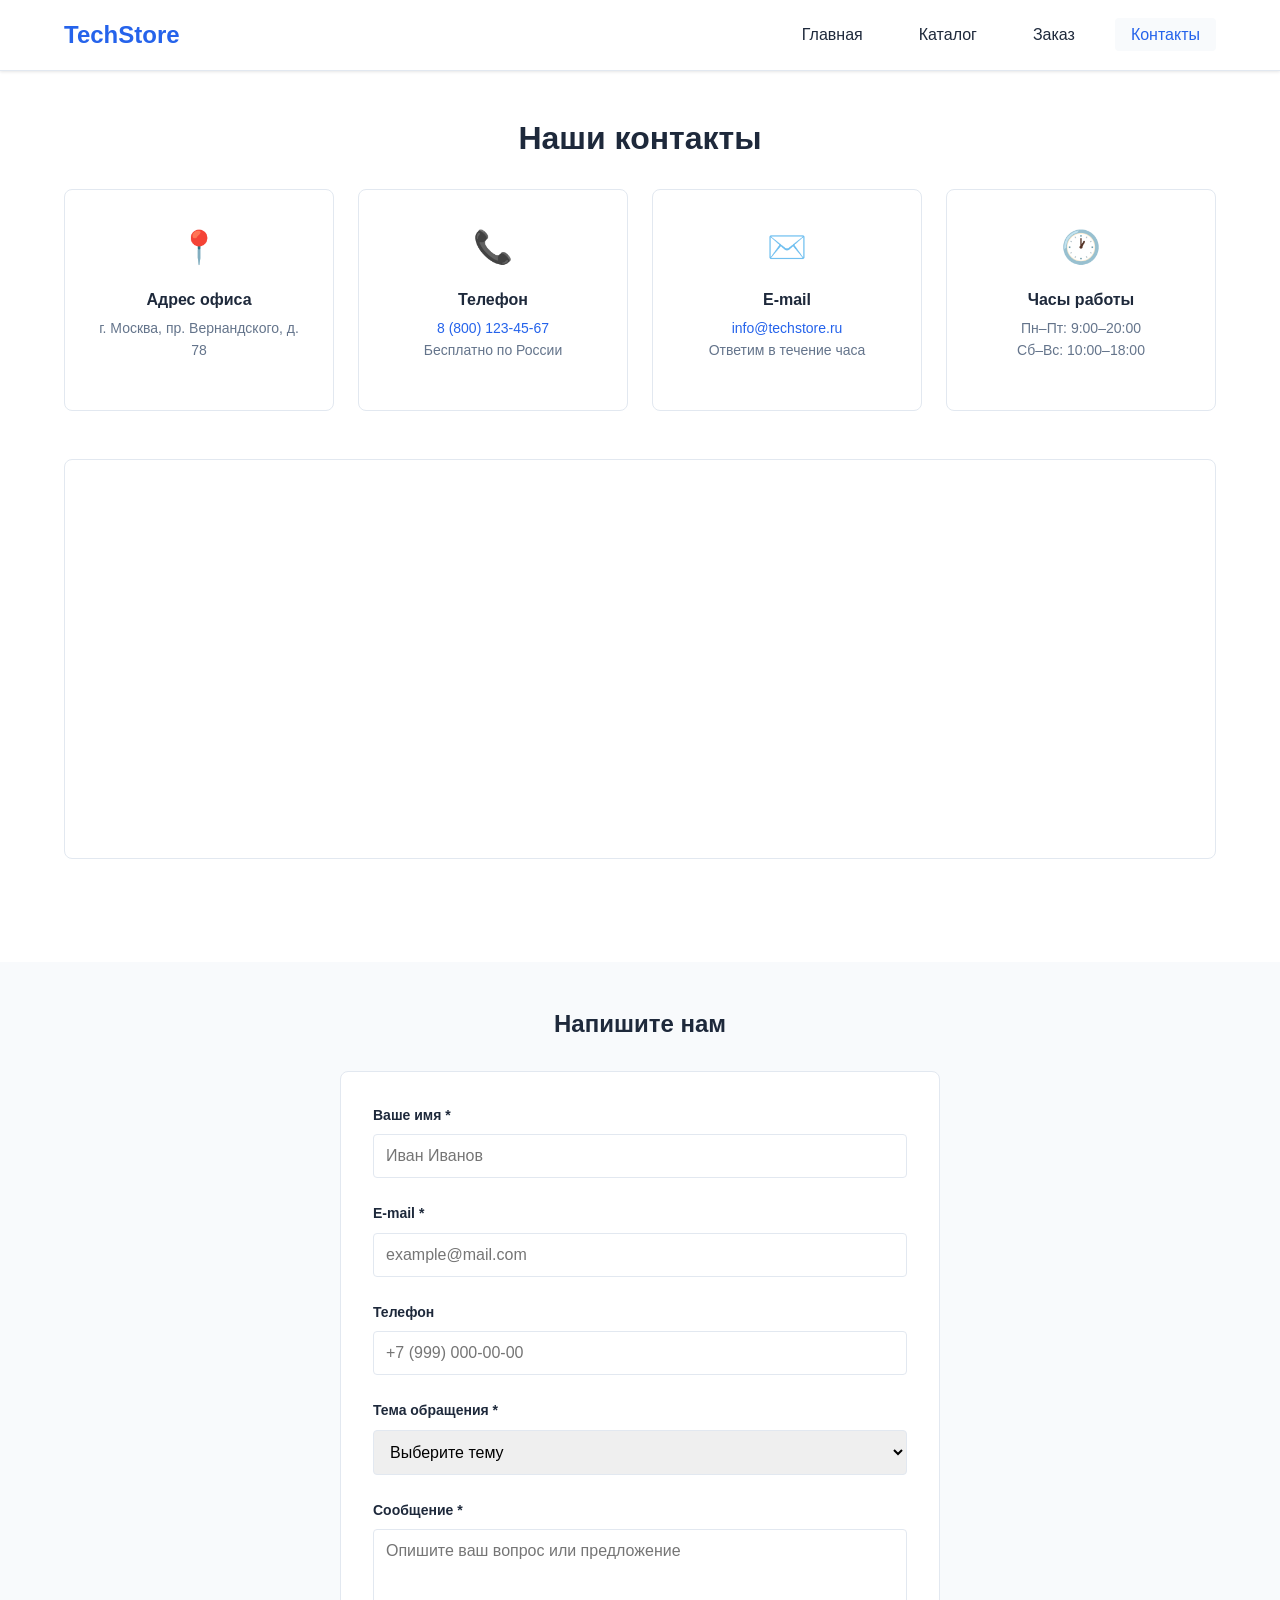
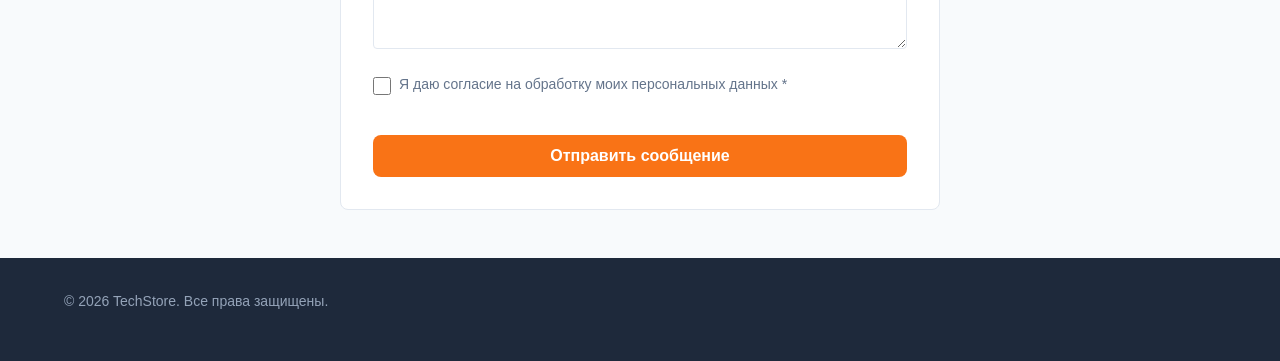
<file: contacts.html>
<!DOCTYPE html>
<html lang="ru">
<head>
  <meta charset="UTF-8">
  <meta name="viewport" content="width=device-width, initial-scale=1.0">
  <meta name="description" content="Контакты интернет-магазина TechStore: адрес, телефон, email">
  <title>Контакты — TechStore</title>
  <link rel="stylesheet" href="style.css">
</head>
<body>
  <header class="header">
    <div class="container">
      <a href="index.html" class="header__logo">TechStore</a>
      <nav class="header__nav">
        <ul class="nav__list">
          <li class="nav__item"><a href="index.html" class="nav__link">Главная</a></li>
          <li class="nav__item"><a href="catalog.html" class="nav__link">Каталог</a></li>
          <li class="nav__item"><a href="order.html" class="nav__link">Заказ</a></li>
          <li class="nav__item"><a href="contacts.html" class="nav__link nav__link--active">Контакты</a></li>
        </ul>
      </nav>
    </div>
  </header>

  <main>
    <!-- СЕКЦИЯ С КАРТОЧКАМИ КОНТАКТОВ -->
    <section class="section" id="contacts-info">
      <div class="container">
        <h1 class="section__title">Наши контакты</h1>
        
        <div class="contacts-grid">
          <article class="contact-card">
            <div class="contact-card__icon">📍</div>
            <h2 class="contact-card__title">Адрес офиса</h2>
            <p class="contact-card__text">
              г. Москва, пр. Вернандского, д. 78
            </p>
          </article>

          <article class="contact-card">
            <div class="contact-card__icon">📞</div>
            <h2 class="contact-card__title">Телефон</h2>
            <p class="contact-card__text">
              <a href="tel:+78001234567" class="contact-card__link">8 (800) 123-45-67</a><br>
              Бесплатно по России
            </p>
          </article>

          <article class="contact-card">
            <div class="contact-card__icon">✉️</div>
            <h2 class="contact-card__title">E-mail</h2>
            <p class="contact-card__text">
              <a href="mailto:info@techstore.ru" class="contact-card__link">info@techstore.ru</a><br>
              Ответим в течение часа
            </p>
          </article>

          <article class="contact-card">
            <div class="contact-card__icon">🕐</div>
            <h2 class="contact-card__title">Часы работы</h2>
            <p class="contact-card__text">
              Пн–Пт: 9:00–20:00<br>
              Сб–Вс: 10:00–18:00
            </p>
          </article>
        </div>

        <!-- КАРТА -->
        <iframe 
          src="https://www.google.com/maps/embed?pb=!1m18!1m12!1m3!1d2250.0957343418067!2d37.477724977391844!3d55.66993537305361!2m3!1f0!2f0!3f0!3m2!1i1024!2i768!4f13.1!3m3!1m2!1s0x46b54dc1d23b51c3%3A0x74763ed59c81ccb6!2z0KDQotCjINCc0JjQoNCt0JA!5e0!3m2!1sru!2sru!4v1791487124391!5m2!1sru!2sru" 
          class="contacts-map" 
          allowfullscreen="" 
          loading="lazy" 
          referrerpolicy="no-referrer-when-downgrade"
          title="Карта расположения офиса TechStore">
        </iframe>
      </div>
    </section>

    <!-- СЕКЦИЯ С ФОРМОЙ ОБРАТНОЙ СВЯЗИ -->
    <section class="feedback-section" id="feedback">
      <div class="container">
        <h2 class="section__title">Напишите нам</h2>
        
        <form class="order-form" action="#" method="POST">
          
          <div class="order-form__group">
            <label for="contact-name" class="order-form__label">Ваше имя *</label>
            <input type="text" id="contact-name" name="name" class="order-form__input" placeholder="Иван Иванов" required>
          </div>

          <div class="order-form__group">
            <label for="contact-email" class="order-form__label">E-mail *</label>
            <input type="email" id="contact-email" name="email" class="order-form__input" placeholder="example@mail.com" required>
          </div>

          <div class="order-form__group">
            <label for="contact-phone" class="order-form__label">Телефон</label>
            <input type="tel" id="contact-phone" name="phone" class="order-form__input" placeholder="+7 (999) 000-00-00">
          </div>

          <div class="order-form__group">
            <label for="contact-topic" class="order-form__label">Тема обращения *</label>
            <select id="contact-topic" name="topic" class="order-form__select" required>
              <option value="" disabled selected>Выберите тему</option>
              <option value="question">Общий вопрос</option>
              <option value="support">Техническая поддержка</option>
              <option value="cooperation">Сотрудничество</option>
              <option value="complaint">Жалоба</option>
            </select>
          </div>

          <div class="order-form__group">
            <label for="contact-message" class="order-form__label">Сообщение *</label>
            <textarea id="contact-message" name="message" class="order-form__textarea" placeholder="Опишите ваш вопрос или предложение" required></textarea>
          </div>

          <div class="order-form__group order-form__checkbox-group">
            <input type="checkbox" id="contact-consent" name="consent" class="order-form__checkbox" required>
            <label for="contact-consent" class="order-form__checkbox-label">
              Я даю согласие на обработку моих персональных данных *
            </label>
          </div>

          <button type="submit" class="btn btn--accent order-form__submit">Отправить сообщение</button>
          
        </form>
      </div>
    </section>
  </main>

  <footer class="footer">
    <div class="container">
      <p class="footer__copy">&copy; 2026 TechStore. Все права защищены.</p>
    </div>
  </footer>

  <script src="main.js"></script>
</body>
</html>
</file>
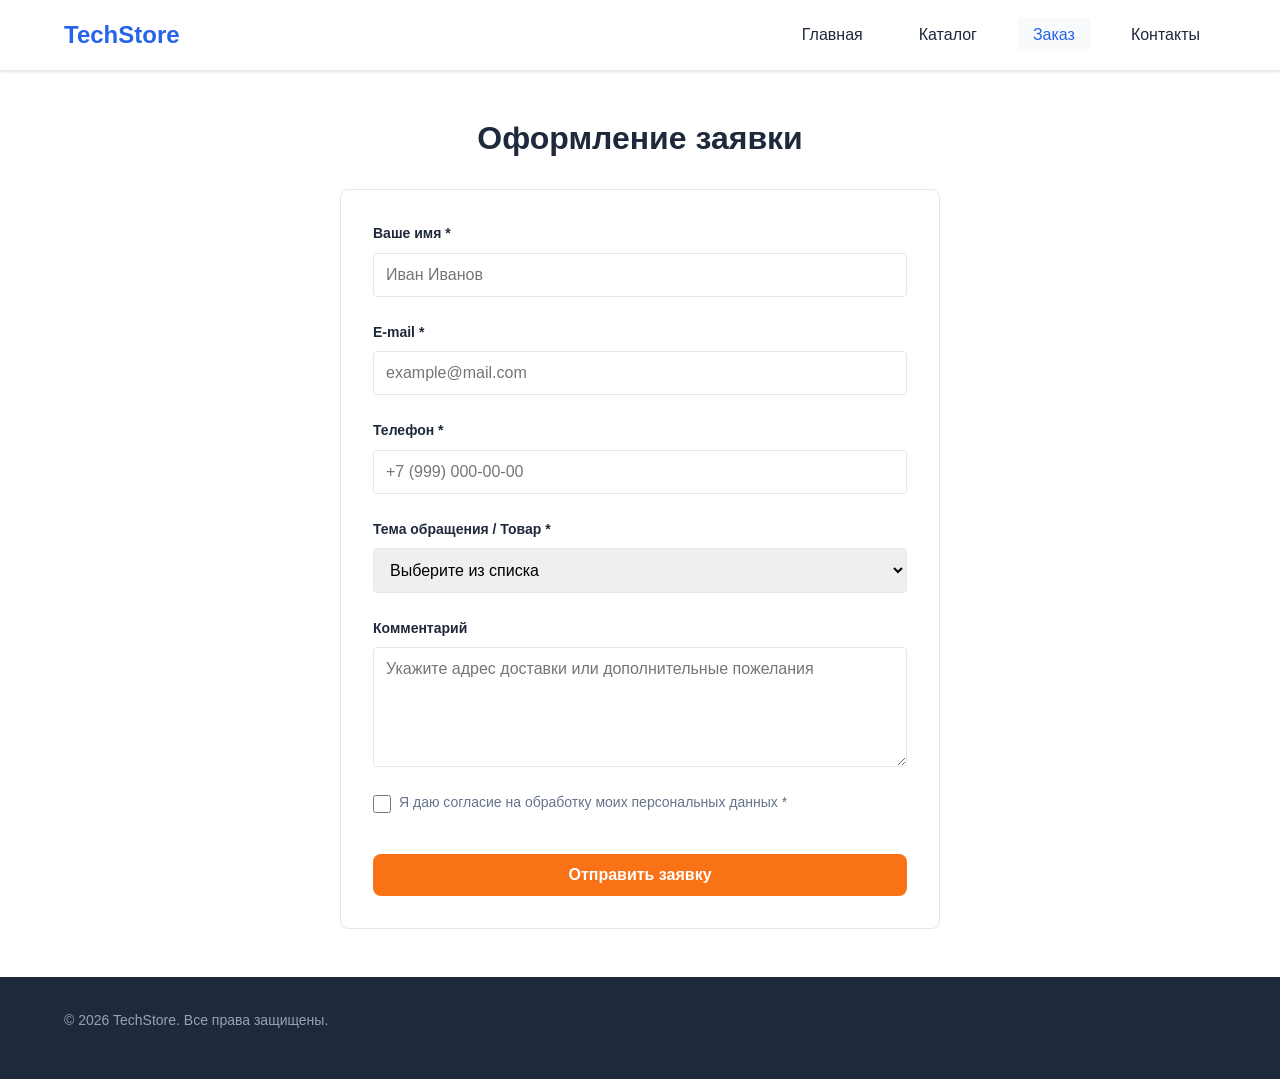
<file: order.html>
<!DOCTYPE html>
<html lang="ru">
<head>
  <meta charset="UTF-8">
  <meta name="viewport" content="width=device-width, initial-scale=1.0">
  <meta name="description" content="Оформление заказа в интернет-магазине TechStore">
  <title>Оформление заказа — TechStore</title>
  <link rel="stylesheet" href="style.css">
</head>
<body>
  <header class="header">
    <div class="container">
      <a href="index.html" class="header__logo">TechStore</a>
      <nav class="header__nav">
        <ul class="nav__list">
          <li class="nav__item"><a href="index.html" class="nav__link">Главная</a></li>
          <li class="nav__item"><a href="catalog.html" class="nav__link">Каталог</a></li>
          <li class="nav__item"><a href="order.html" class="nav__link nav__link--active">Заказ</a></li>
          <li class="nav__item"><a href="contacts.html" class="nav__link">Контакты</a></li>
        </ul>
      </nav>
    </div>
  </header>

  <main>
    <section class="section">
      <div class="container">
        <h1 class="section__title">Оформление заявки</h1>
        
        <form class="order-form" action="#" method="POST">
          
          <div class="order-form__group">
            <label for="name" class="order-form__label">Ваше имя *</label>
            <input type="text" id="name" name="name" class="order-form__input" placeholder="Иван Иванов" required>
          </div>

          <div class="order-form__group">
            <label for="email" class="order-form__label">E-mail *</label>
            <input type="email" id="email" name="email" class="order-form__input" placeholder="example@mail.com" required>
          </div>

          <div class="order-form__group">
            <label for="phone" class="order-form__label">Телефон *</label>
            <input type="tel" id="phone" name="phone" class="order-form__input" placeholder="+7 (999) 000-00-00" required>
          </div>

          <div class="order-form__group">
            <label for="topic" class="order-form__label">Тема обращения / Товар *</label>
            <select id="topic" name="topic" class="order-form__select" required>
              <option value="" disabled selected>Выберите из списка</option>
              <option value="smartphone">Смартфон Pro X</option>
              <option value="laptop">Ноутбук Ultra 15</option>
              <option value="headphones">Наушники Sound Max</option>
              <option value="other">Другой вопрос</option>
            </select>
          </div>

          <div class="order-form__group">
            <label for="comment" class="order-form__label">Комментарий</label>
            <textarea id="comment" name="comment" class="order-form__textarea" placeholder="Укажите адрес доставки или дополнительные пожелания"></textarea>
          </div>

          <div class="order-form__group order-form__checkbox-group">
            <input type="checkbox" id="consent" name="consent" class="order-form__checkbox" required>
            <label for="consent" class="order-form__checkbox-label">
              Я даю согласие на обработку моих персональных данных *
            </label>
          </div>

          <button type="submit" class="btn btn--accent order-form__submit">Отправить заявку</button>
          
        </form>
      </div>
    </section>
  </main>

  <footer class="footer">
    <div class="container">
      <p class="footer__copy">&copy; 2026 TechStore. Все права защищены.</p>
    </div>
  </footer>

  <script src="main.js"></script>
</body>
</html>
</file>
<file: style.css>
/* ===== ПЕРЕМЕННЫЕ ===== */
:root {
  /* Цвета */
  --color-primary: #2563eb;        /* Основной синий */
  --color-primary-dark: #1d4ed8;   /* Тёмный синий для hover */
  --color-accent: #f97316;         /* Оранжевый акцент */
  --color-accent-dark: #ea580c;    /* Тёмный оранжевый */
  --color-bg: #ffffff;             /* Фон страницы */
  --color-bg-secondary: #f8fafc;   /* Вторичный фон (секции) */
  --color-text: #1e293b;           /* Основной текст */
  --color-text-light: #64748b;     /* Вторичный текст */
  --color-border: #e2e8f0;         /* Границы */
  
  /* Типографика */
  --font-main: 'Segoe UI', Tahoma, Geneva, Verdana, sans-serif;
  --font-size-base: 16px;
  --font-size-sm: 14px;
  --font-size-lg: 18px;
  --font-size-xl: 24px;
  --font-size-xxl: 32px;
  
  /* Отступы */
  --spacing-xs: 8px;
  --spacing-sm: 16px;
  --spacing-md: 24px;
  --spacing-lg: 32px;
  --spacing-xl: 48px;
  
  /* Размеры */
  --container-max: 1200px;
  --border-radius: 8px;
  --border-radius-sm: 4px;
  
  /* Тени */
  --shadow-sm: 0 1px 3px rgba(0, 0, 0, 0.1);
  --shadow-md: 0 4px 6px rgba(0, 0, 0, 0.1);
  --shadow-lg: 0 10px 15px rgba(0, 0, 0, 0.1);
}

/* ===== СБРОС СТИЛЕЙ ===== */
* {
  margin: 0;
  padding: 0;
  box-sizing: border-box;
}

html {
  font-size: var(--font-size-base);
  scroll-behavior: smooth;
}

body {
  font-family: var(--font-main);
  color: var(--color-text);
  background-color: var(--color-bg);
  line-height: 1.6;
}

/* ===== ТИПОГРАФИКА ===== */
h1, h2, h3, h4, h5, h6 {
  line-height: 1.2;
  margin-bottom: var(--spacing-sm);
  color: var(--color-text);
}

h1 { font-size: var(--font-size-xxl); }
h2 { font-size: var(--font-size-xl); }
h3 { font-size: var(--font-size-lg); }

p {
  margin-bottom: var(--spacing-sm);
}

a {
  color: var(--color-primary);
  text-decoration: none;
  transition: color 0.2s ease;
}

a:hover {
  color: var(--color-primary-dark);
}

a:focus-visible {
  outline: 2px solid var(--color-primary);
  outline-offset: 2px;
}

/* ===== КОНТЕЙНЕР ===== */
.container {
  max-width: var(--container-max);
  margin: 0 auto;
  padding: 0 var(--spacing-md);
}

/* ===== КНОПКИ ===== */
.btn {
  display: inline-block;
  padding: 12px 24px;
  background-color: var(--color-primary);
  color: #ffffff;
  border: none;
  border-radius: var(--border-radius);
  font-size: var(--font-size-base);
  font-weight: 600;
  cursor: pointer;
  transition: background-color 0.2s ease, transform 0.1s ease;
}

.btn:hover {
  background-color: var(--color-primary-dark);
}

.btn:active {
  transform: translateY(1px);
}

.btn:focus-visible {
  outline: 2px solid var(--color-primary);
  outline-offset: 2px;
}

.btn:disabled {
  background-color: var(--color-text-light);
  cursor: not-allowed;
  opacity: 0.6;
}

.btn--accent {
  background-color: var(--color-accent);
}

.btn--accent:hover {
  background-color: var(--color-accent-dark);
}

/* ===== СЕКЦИИ ===== */
.section {
  padding: var(--spacing-xl) 0;
}

.section--secondary {
  background-color: var(--color-bg-secondary);
}

.section__title {
  text-align: center;
  margin-bottom: var(--spacing-lg);
}

/* ===== HEADER ===== */
.header {
  position: sticky;
  top: 0;
  z-index: 100;
  background-color: var(--color-bg);
  border-bottom: 1px solid var(--color-border);
  box-shadow: var(--shadow-sm);
}

.header .container {
  display: flex;
  align-items: center;
  justify-content: space-between;
  min-height: 70px;
}

.header__logo {
  font-size: var(--font-size-xl);
  font-weight: 700;
  color: var(--color-primary);
  text-decoration: none;
}

.header__logo:hover {
  color: var(--color-primary-dark);
}

.nav__list {
  display: flex;
  list-style: none;
  gap: var(--spacing-md);
}

.nav__link {
  color: var(--color-text);
  font-weight: 500;
  padding: var(--spacing-xs) var(--spacing-sm);
  border-radius: var(--border-radius-sm);
  transition: background-color 0.2s ease, color 0.2s ease;
}

.nav__link:hover {
  color: var(--color-primary);
  background-color: var(--color-bg-secondary);
}

.nav__link:focus-visible {
  outline: 2px solid var(--color-primary);
  outline-offset: 2px;
}

.nav__link--active {
  color: var(--color-primary);
  background-color: var(--color-bg-secondary);
}

/* ===== FOOTER ===== */
.footer {
  background-color: var(--color-text);
  color: #ffffff;
  padding: var(--spacing-lg) 0;
  margin-top: auto;
}

.footer .container {
  display: flex;
  justify-content: space-between;
  align-items: center;
  flex-wrap: wrap;
  gap: var(--spacing-sm);
}

.footer__nav {
  display: flex;
  gap: var(--spacing-md);
}

.footer__link {
  color: #cbd5e1;
  transition: color 0.2s ease;
}

.footer__link:hover {
  color: #ffffff;
}

.footer__copy {
  color: #94a3b8;
  font-size: var(--font-size-sm);
}

/* ===== HERO ===== */
.hero {
  background: linear-gradient(135deg, var(--color-primary) 0%, #7c3aed 100%);
  color: #ffffff;
  padding: var(--spacing-xl) 0;
  text-align: center;
}

.hero__title {
  font-size: 48px;
  color: #ffffff;
  margin-bottom: var(--spacing-sm);
}

.hero__subtitle {
  font-size: var(--font-size-lg);
  margin-bottom: var(--spacing-lg);
  opacity: 0.9;
}

.hero__actions {
  display: flex;
  gap: var(--spacing-sm);
  justify-content: center;
  flex-wrap: wrap;
}

.hero .btn--accent {
  background-color: var(--color-accent);
}

.hero .btn--accent:hover {
  background-color: var(--color-accent-dark);
}

/* ===== ПРЕИМУЩЕСТВА ===== */
.advantages__grid {
  display: grid;
  grid-template-columns: repeat(auto-fit, minmax(250px, 1fr));
  gap: var(--spacing-md);
}

.advantage-card {
  background-color: var(--color-bg);
  padding: var(--spacing-lg);
  border-radius: var(--border-radius);
  border: 1px solid var(--color-border);
  text-align: center;
  transition: transform 0.2s ease, box-shadow 0.2s ease;
}

.advantage-card:hover {
  transform: translateY(-4px);
  box-shadow: var(--shadow-md);
}

.advantage-card__icon {
  font-size: 40px;
  margin-bottom: var(--spacing-sm);
}

.advantage-card__title {
  margin-bottom: var(--spacing-xs);
}

.advantage-card__text {
  color: var(--color-text-light);
  font-size: var(--font-size-sm);
}

/* ===== КАРТОЧКИ ТОВАРОВ ===== */
.product-card {
  background-color: var(--color-bg);
  border: 1px solid var(--color-border);
  border-radius: var(--border-radius);
  overflow: hidden;
  display: flex;
  flex-direction: column;
  transition: transform 0.2s ease, box-shadow 0.2s ease;
  position: relative;
}

.product-card:hover {
  transform: translateY(-4px);
  box-shadow: var(--shadow-md);
}

.product-card__badge {
  position: absolute;
  top: var(--spacing-sm);
  right: var(--spacing-sm);
  background-color: var(--color-accent);
  color: #ffffff;
  font-size: var(--font-size-sm);
  font-weight: 600;
  padding: 4px 10px;
  border-radius: var(--border-radius-sm);
  z-index: 1;
}

.product-card__image {
  width: 100%;
  height: 200px;
  object-fit: cover;
  background-color: var(--color-bg-secondary);
}

.product-card__content {
  padding: var(--spacing-md);
  display: flex;
  flex-direction: column;
  flex-grow: 1;
}

.product-card__title {
  font-size: var(--font-size-lg);
  margin-bottom: var(--spacing-xs);
}

.product-card__description {
  color: var(--color-text-light);
  font-size: var(--font-size-sm);
  margin-bottom: var(--spacing-sm);
  flex-grow: 1;
}

.product-card__footer {
  display: flex;
  justify-content: space-between;
  align-items: center;
  margin-top: var(--spacing-sm);
}

.product-card__price {
  font-size: var(--font-size-xl);
  font-weight: 700;
  color: var(--color-primary);
}

.products__grid {
  display: grid;
  grid-template-columns: repeat(auto-fill, minmax(260px, 1fr));
  gap: var(--spacing-md);
}

/* ===== МАКЕТ КАТАЛОГА ===== */
.catalog-layout {
  display: grid;
  /* Сайдбар 250px, остальное пространство — товарам */
  grid-template-columns: 250px 1fr; 
  gap: var(--spacing-lg);
  align-items: start;
}

/* ===== ФИЛЬТРЫ (ASIDE) ===== */
.filters {
  background-color: var(--color-bg);
  border: 1px solid var(--color-border);
  border-radius: var(--border-radius);
  padding: var(--spacing-md);
  /* Липкий сайдбар: едет за пользователем при скролле */
  position: sticky; 
  top: 90px; /* Отступ с учетом высоты шапки */
}

.filters__title {
  font-size: var(--font-size-lg);
  margin-bottom: var(--spacing-md);
  padding-bottom: var(--spacing-sm);
  border-bottom: 1px solid var(--color-border);
}

.filters__group {
  margin-bottom: var(--spacing-md);
}

.filters__group-title {
  font-size: var(--font-size-base);
  font-weight: 600;
  margin-bottom: var(--spacing-xs);
  display: block;
}

.filters__item {
  display: flex;
  align-items: center;
  gap: var(--spacing-xs);
  margin-bottom: var(--spacing-xs);
  font-size: var(--font-size-sm);
  color: var(--color-text);
}

.filters__item input[type="checkbox"] {
  accent-color: var(--color-primary);
  cursor: pointer;
  width: 16px;
  height: 16px;
}

.filters__item label {
  cursor: pointer;
}

.filters__input {
  width: 100%;
  padding: 8px;
  border: 1px solid var(--color-border);
  border-radius: var(--border-radius-sm);
  font-family: inherit;
  font-size: var(--font-size-sm);
}

.filters__input:focus-visible {
  outline: 2px solid var(--color-primary);
  outline-offset: -2px;
}

.filters__price-row {
  display: flex;
  gap: var(--spacing-xs);
}

.filters__btn {
  width: 100%;
  margin-top: var(--spacing-sm);
}

/* Адаптив: на мобильных сайдбар уходит наверх */
@media (max-width: 768px) {
  .catalog-layout {
    grid-template-columns: 1fr;
  }
  .filters {
    position: static;
  }
}

/* ========================================
   СТРАНИЦА ТОВАРА
   ======================================== */
.product-detail {
  display: grid;
  grid-template-columns: 1fr 1fr;
  gap: var(--spacing-lg);
  margin-bottom: var(--spacing-xl);
}

.product-detail__gallery {
  display: flex;
  flex-direction: column;
  gap: var(--spacing-sm);
}

.product-detail__main-image {
  width: 100%;
  height: auto;
  border-radius: var(--border-radius);
  border: 1px solid var(--color-border);
}

.product-detail__thumbs {
  display: flex;
  gap: var(--spacing-xs);
}

.product-detail__thumb {
  width: 80px;
  height: 60px;
  object-fit: cover;
  border-radius: var(--border-radius-sm);
  border: 1px solid var(--color-border);
  cursor: pointer;
  transition: border-color 0.2s;
}

.product-detail__thumb:hover {
  border-color: var(--color-primary);
}

.product-detail__info {
  display: flex;
  flex-direction: column;
}

.product-detail__title {
  font-size: 32px;
  margin-bottom: var(--spacing-sm);
}

.product-detail__price {
  font-size: 28px;
  font-weight: 700;
  color: var(--color-primary);
  margin-bottom: var(--spacing-md);
}

.product-detail__description {
  margin-bottom: var(--spacing-md);
  color: var(--color-text);
}

/* ===== ТАБЛИЦА ХАРАКТЕРИСТИК ===== */
.specs-table {
  width: 100%;
  border-collapse: collapse;
  margin-top: var(--spacing-md);
  font-size: var(--font-size-sm);
}

.specs-table caption {
  caption-side: top;
  text-align: left;
  font-weight: 700;
  font-size: var(--font-size-lg);
  margin-bottom: var(--spacing-sm);
  color: var(--color-text);
}

.specs-table th,
.specs-table td {
  padding: 12px 16px;
  border: 1px solid var(--color-border);
  text-align: left;
}

.specs-table thead th {
  background-color: var(--color-bg-secondary);
  font-weight: 600;
}

.specs-table tbody th {
  background-color: #f8fafc;
  font-weight: 500;
  width: 40%;
}

.specs-table tbody tr:hover td,
.specs-table tbody tr:hover th {
  background-color: #f1f5f9;
}

/* ===== МОДАЛЬНОЕ ОКНО ===== */
.modal {
  display: none; /* Скрыто по умолчанию */
  position: fixed;
  top: 0;
  left: 0;
  width: 100%;
  height: 100%;
  background-color: rgba(0, 0, 0, 0.5);
  z-index: 1000;
  justify-content: center;
  align-items: center;
}

.modal--active {
  display: flex;
}

.modal__content {
  background-color: var(--color-bg);
  padding: var(--spacing-lg);
  border-radius: var(--border-radius);
  width: 100%;
  max-width: 400px;
  position: relative;
  box-shadow: var(--shadow-lg);
}

.modal__close {
  position: absolute;
  top: var(--spacing-sm);
  right: var(--spacing-sm);
  background: none;
  border: none;
  font-size: 24px;
  cursor: pointer;
  color: var(--color-text-light);
}

.modal__close:hover {
  color: var(--color-text);
}

.modal__title {
  margin-bottom: var(--spacing-md);
}

/* Адаптив для товара */
@media (max-width: 768px) {
  .product-detail {
    grid-template-columns: 1fr;
  }
}

/* ========================================
   ФОРМА ЗАКАЗА
   ======================================== */
.order-form {
  max-width: 600px;
  margin: 0 auto;
  background-color: var(--color-bg);
  padding: var(--spacing-lg);
  border-radius: var(--border-radius);
  border: 1px solid var(--color-border);
}

.order-form__group {
  margin-bottom: var(--spacing-md);
  display: flex;
  flex-direction: column;
}

.order-form__label {
  font-weight: 600;
  margin-bottom: var(--spacing-xs);
  font-size: var(--font-size-sm);
  color: var(--color-text);
}

.order-form__input,
.order-form__select,
.order-form__textarea {
  width: 100%;
  padding: 12px;
  border: 1px solid var(--color-border);
  border-radius: var(--border-radius-sm);
  font-family: inherit;
  font-size: var(--font-size-base);
  transition: border-color 0.2s ease, box-shadow 0.2s ease;
}

/* Состояние фокуса (обязательно по заданию) */
.order-form__input:focus-visible,
.order-form__select:focus-visible,
.order-form__textarea:focus-visible {
  outline: none;
  border-color: var(--color-primary);
  box-shadow: 0 0 0 3px rgba(37, 99, 235, 0.2);
}

/* Состояние disabled (обязательно по заданию) */
.order-form__input:disabled,
.order-form__select:disabled,
.order-form__textarea:disabled {
  background-color: var(--color-bg-secondary);
  color: var(--color-text-light);
  cursor: not-allowed;
  opacity: 0.7;
}

.order-form__textarea {
  resize: vertical;
  min-height: 120px;
}

.order-form__checkbox-group {
  flex-direction: row;
  align-items: flex-start;
  gap: var(--spacing-xs);
}

.order-form__checkbox {
  margin-top: 4px;
  width: 18px;
  height: 18px;
  accent-color: var(--color-primary);
  cursor: pointer;
}

.order-form__checkbox-label {
  font-weight: 400;
  font-size: var(--font-size-sm);
  color: var(--color-text-light);
  cursor: pointer;
}

.order-form__submit {
  width: 100%;
  margin-top: var(--spacing-sm);
}

/* ========================================
   КОНТАКТЫ
   ======================================== */
.contacts-grid {
  display: grid;
  grid-template-columns: repeat(auto-fit, minmax(250px, 1fr));
  gap: var(--spacing-md);
  margin-bottom: var(--spacing-xl);
}

.contact-card {
  background-color: var(--color-bg);
  padding: var(--spacing-lg);
  border-radius: var(--border-radius);
  border: 1px solid var(--color-border);
  text-align: center;
  transition: transform 0.2s ease, box-shadow 0.2s ease;
}

.contact-card:hover {
  transform: translateY(-4px);
  box-shadow: var(--shadow-md);
}

.contact-card__icon {
  font-size: 32px;
  margin-bottom: var(--spacing-sm);
}

.contact-card__title {
  font-size: var(--font-size-base);
  font-weight: 600;
  margin-bottom: var(--spacing-xs);
}

.contact-card__text {
  color: var(--color-text-light);
  font-size: var(--font-size-sm);
  line-height: 1.6;
}

.contact-card__link {
  color: var(--color-primary);
  font-weight: 500;
}

.contact-card__link:hover {
  color: var(--color-primary-dark);
  text-decoration: underline;
}

/* Карта */
.contacts-map {
  width: 100%;
  height: 400px;
  border: 1px solid var(--color-border);
  border-radius: var(--border-radius);
  margin-bottom: var(--spacing-xl);
}

/* Форма обратной связи (используем те же классы, что и order-form) */
.feedback-section {
  background-color: var(--color-bg-secondary);
  padding: var(--spacing-xl) 0;
}
</file>
